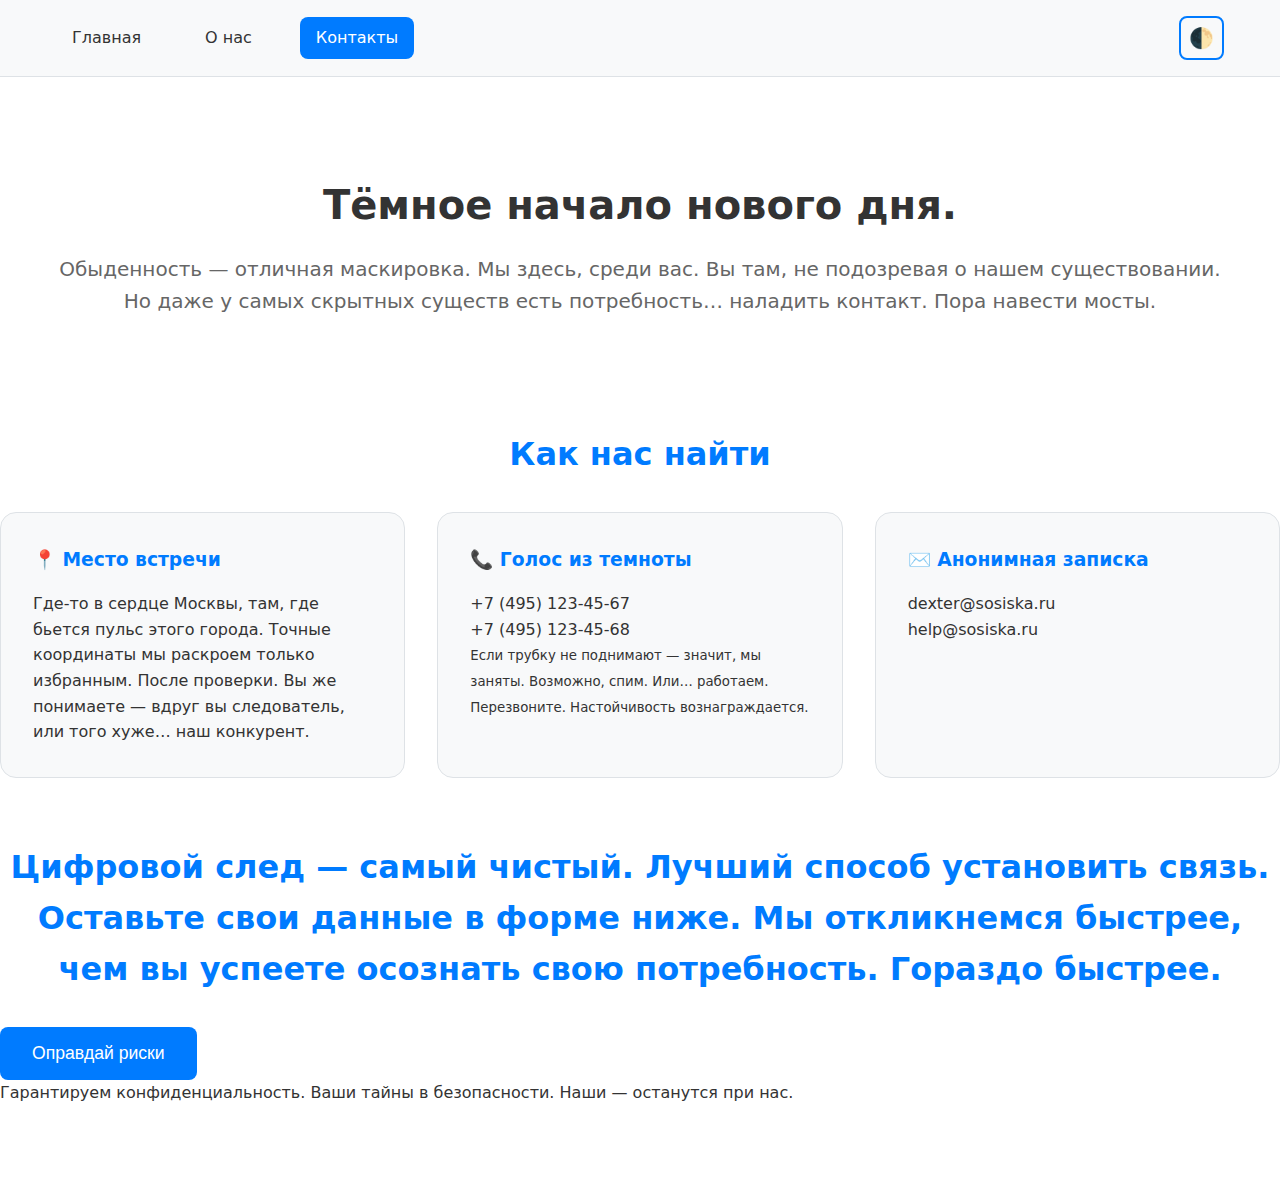
<file: contacts.html>
<!DOCTYPE html>
<html lang="ru">
<head>
    <meta charset="UTF-8">
    <meta name="viewport" content="width=device-width, initial-scale=1.0">
    <title>Контакты - Крутая веб-студия</title>
    <link rel="stylesheet" href="styles.css">
</head>
<body>
    <header class="header">
        <div class="container">
            <nav class="nav">
                <a class="nav-link" href="index.html">Главная</a>
                <a class="nav-link" href="about.html">О нас</a>
                <a class="nav-link active" href="contacts.html">Контакты</a>
            </nav>
        </div>
    </header>

    <main class="main">
        <section class="hero">
            <h1>Тёмное начало нового дня.</h1>
            <p>Обыденность — отличная маскировка. Мы здесь, среди вас. Вы там, не подозревая о нашем существовании.</p>
            <p> Но даже у самых скрытных существ есть потребность… наладить контакт. Пора навести мосты.</p>
        </section>

        <section class="section">
            <h2>Как нас найти</h2>
            <div class="grid">
                <div class="card">
                    <h3>📍 Место встречи</h3>
                    <p>Где-то в сердце Москвы, там, где бьется пульс этого города. Точные координаты мы раскроем только избранным. После проверки. Вы же понимаете — вдруг вы следователь, или того хуже… наш конкурент.</p>
                </div>
                
                <div class="card">
                    <h3>📞 Голос из темноты</h3>
                    <p>+7 (495) 123-45-67</p>
                    <p>+7 (495) 123-45-68</p>
                    <p><small>Если трубку не поднимают — значит, мы заняты. Возможно, спим. Или… работаем. Перезвоните. Настойчивость вознаграждается.</small></p>
                </div>
                
                <div class="card">
                    <h3>✉️ Анонимная записка</h3>
                    <p>dexter@sosiska.ru</p>
                    <p>help@sosiska.ru</p>
                </div>
            </div>
        </section>

        <section class="section">
            <h2>Цифровой след — самый чистый. Лучший способ установить связь. Оставьте свои данные в форме ниже. Мы откликнемся быстрее, чем вы успеете осознать свою потребность. Гораздо быстрее.</h2>
            <button class="button" onclick="document.getElementById('contactDialog').showModal()">Оправдай риски</button>
            <p>Гарантируем конфиденциальность. Ваши тайны в безопасности. Наши — останутся при нас.</p>
        </section>
    </main>

    <dialog class="modal" id="contactDialog">
        <div class="modal-content">
            <h2>Протокол доверия.</h2>
            <form method="dialog" onsubmit="handleFormSubmit(event)">
                <div class="form-group">
                    <label for="name">Как нам вас идентифицировать?</label>
                    <input type="text" id="name" name="name" required minlength="2" placeholder="У всех нас есть прошлое.">
                </div>

                <div class="form-group">
                    <label for="email">Канал для ответного сигнала?</label>
                    <input type="email" id="email" name="email" required placeholder="Цифровая тропа лучше телефонного провода.">
                </div>

                <div class="form-group">
                    <label for="phone">Экстренный контакт</label>
                    <input type="tel" id="phone" name="phone" required 
                           pattern="^\+7 \(\d{3}\) \d{3}-\d{2}-\d{2}$"
                           oninput="formatPhone(this)"
                           placeholder="+7 (900) 000-00-00">
                    <small>Формат: +7 (900) 000-00-00</small>
                </div>

                <div class="form-group">
                    <label for="topic">Какова природа вашего... запроса?</label>
                    <select id="topic" name="topic" required>
                        <option value="">Выберите вариант</option>
                        <option>Хочу сайт</option>
                        <option>Есть вопрос</option>
                        <option>Просто нужна помощь</option>
                        <option>Не могу молчать</option>
                    </select>
                </div>

                <div class="form-group">
                    <label for="message">Суть сообщения</label>
                    <textarea id="message" name="message" rows="4" required placeholder="Опишите всё, что вас беспокоит. Все детали. Мы любим детали..."></textarea>
                </div>

                <div class="form-actions">
                    <button type="button" class="button secondary" onclick="document.getElementById('contactDialog').close()">Я передумал(а) скрывать</button>
                    <button type="submit" class="button">Подтвердить и отправить в бездну</button>
                </div>
            </form>
        </div>
    </dialog>

    <script>
        function formatPhone(input) {
            let digits = input.value.replace(/\D/g,'').slice(0,11);
            let d = digits.replace(/^8/, '7');
            let parts = [];
            
            if (d.length > 0) parts.push('+7');
            if (d.length > 1) parts.push(' (' + d.slice(1,4));
            if (d.length >= 4) parts[parts.length - 1] += ')';
            if (d.length >= 5) parts.push(' ' + d.slice(4,7));
            if (d.length >= 8) parts.push('-' + d.slice(7,9));
            if (d.length >= 10) parts.push('-' + d.slice(9,11));
            
            input.value = parts.join('');
        }

        function handleFormSubmit(event) {
            event.preventDefault();
            const form = event.target;
            
            if (!form.checkValidity()) {
                form.reportValidity();
                return;
            }
            
            alert('Мы сами тебя найдём');
            form.reset();
            document.getElementById('contactDialog').close();
        }

        const themeToggle = document.createElement('button');
        themeToggle.className = 'theme-toggle';
        themeToggle.textContent = '🌓';
        themeToggle.title = 'Сменить тему';
        themeToggle.onclick = function() {
            document.body.classList.toggle('dark');
            localStorage.setItem('theme', document.body.classList.contains('dark') ? 'dark' : 'light');
        };

        if (localStorage.getItem('theme') === 'dark' || 
            (!localStorage.getItem('theme') && window.matchMedia('(prefers-color-scheme: dark)').matches)) {
            document.body.classList.add('dark');
        }

        document.querySelector('.nav').appendChild(themeToggle);
    </script>
</body>
</html>
</file>
<file: styles.css>
* {
    box-sizing: border-box;
    margin: 0;
    padding: 0;
}

body {
    background: #fff;
    color: #333;
    font-family: system-ui, sans-serif;
    line-height: 1.6;
    transition: all 0.3s ease;
}

body.dark {
    background: #1a1a1a;
    color: #fff;
}

.container {
    max-width: 1200px;
    margin: 0 auto;
    padding: 0 1rem;
}

.header {
    background: #f8f9fa;
    border-bottom: 1px solid #dee2e6;
    padding: 1rem 0;
    transition: all 0.3s ease;
}

body.dark .header {
    background: #2d2d2d;
    border-color: #444;
}

.nav {
    display: flex;
    gap: 2rem;
    align-items: center;
}

.nav-link {
    color: inherit;
    text-decoration: none;
    padding: 0.5rem 1rem;
    border-radius: 0.5rem;
    transition: all 0.2s;
}

.nav-link:hover {
    background: #007bff;
    color: white;
}

.nav-link.active {
    background: #007bff;
    color: white;
}

.main {
    padding: 2rem 0;
}

.hero {
    text-align: center;
    padding: 4rem 1rem;
    margin-bottom: 3rem;
}

.hero h1 {
    font-size: 2.5rem;
    margin-bottom: 1rem;
}

.hero p {
    font-size: 1.25rem;
    color: #666;
}

body.dark .hero p {
    color: #aaa;
}

.section {
    margin-bottom: 4rem;
}

.section h2 {
    font-size: 2rem;
    margin-bottom: 2rem;
    color: #007bff;
    text-align: center;
}

.grid {
    display: grid;
    grid-template-columns: repeat(auto-fit, minmax(300px, 1fr));
    gap: 2rem;
    margin: 2rem 0;
}

.card {
    background: #f8f9fa;
    padding: 2rem;
    border-radius: 1rem;
    border: 1px solid #dee2e6;
    transition: transform 0.2s;
}

body.dark .card {
    background: #2d2d2d;
    border-color: #444;
}

.card:hover {
    transform: translateY(-5px);
}

.card img {
    border-radius: 0.5rem;
    margin-bottom: 1rem;
    width: 100%;
    height: 300px;
    object-fit: cover;
}

.card h3 {
    margin-bottom: 1rem;
    color: #007bff;
}

.card ul {
    margin: 1rem 0;
    padding-left: 1.5rem;
}

.card li {
    margin-bottom: 0.5rem;
}

.button {
    background: #007bff;
    color: white;
    border: none;
    padding: 1rem 2rem;
    border-radius: 0.5rem;
    cursor: pointer;
    font-size: 1.1rem;
    transition: all 0.2s;
}

.button:hover {
    background: #0056b3;
    transform: scale(1.05);
}

.button.secondary {
    background: transparent;
    border: 2px solid #007bff;
    color: #007bff;
}

.button.secondary:hover {
    background: #007bff;
    color: white;
}

body.dark .button.secondary {
    color: #6aa2ff;
    border-color: #6aa2ff;
}

body.dark .button.secondary:hover {
    background: #6aa2ff;
    color: #1a1a1a;
}

.modal {
    border: none;
    border-radius: 1rem;
    padding: 2rem;
    max-width: 500px;
    width: 90%;
    background: white;
    color: #333;
}

body.dark .modal {
    background: #2d2d2d;
    color: #fff;
}

.modal::backdrop {
    background: rgba(0, 0, 0, 0.5);
}

.modal-content h2 {
    margin-bottom: 1.5rem;
    color: #007bff;
    text-align: center;
}

body.dark .modal-content h2 {
    color: #6aa2ff;
}

.form-group {
    margin-bottom: 1.5rem;
}

.form-group label {
    display: block;
    margin-bottom: 0.5rem;
    font-weight: bold;
    color: inherit;
}

.form-group input,
.form-group select,
.form-group textarea {
    width: 100%;
    padding: 0.75rem;
    border: 2px solid #dee2e6;
    border-radius: 0.5rem;
    background: white;
    color: #333;
    font-size: 1rem;
    transition: all 0.3s ease;
}

body.dark .form-group input,
body.dark .form-group select,
body.dark .form-group textarea {
    background: #1a1a1a;
    border-color: #444;
    color: #fff;
}

.form-group input:focus,
.form-group select:focus,
.form-group textarea:focus {
    outline: none;
    border-color: #007bff;
    box-shadow: 0 0 0 3px rgba(0, 123, 255, 0.1);
}

body.dark .form-group input:focus,
body.dark .form-group select:focus,
body.dark .form-group textarea:focus {
    border-color: #6aa2ff;
    box-shadow: 0 0 0 3px rgba(106, 162, 255, 0.2);
}

.form-group input::placeholder,
.form-group textarea::placeholder {
    color: #999;
}

body.dark .form-group input::placeholder,
body.dark .form-group textarea::placeholder {
    color: #666;
}

.form-group small {
    color: #666;
    font-size: 0.875rem;
}

body.dark .form-group small {
    color: #aaa;
}

.form-actions {
    display: flex;
    gap: 1rem;
    margin-top: 2rem;
}

.about-content {
    display: grid;
    grid-template-columns: 1fr 1fr;
    gap: 3rem;
    align-items: center;
}

.about-content img {
    border-radius: 1rem;
    width: 100%;
}

.about-content p {
    margin-bottom: 1rem;
    font-size: 1.1rem;
}

.achievements {
    display: grid;
    grid-template-columns: repeat(auto-fit, minmax(200px, 1fr));
    gap: 2rem;
    text-align: center;
}

.achievement .number {
    display: block;
    font-size: 3rem;
    font-weight: bold;
    color: #007bff;
}

body.dark .achievement .number {
    color: #6aa2ff;
}

.achievement .text {
    display: block;
    color: #666;
    font-size: 1.1rem;
}

body.dark .achievement .text {
    color: #aaa;
}

.video-container {
    text-align: center;
    margin: 2rem 0;
}

.video-container video {
    border-radius: 1rem;
    max-width: 100%;
    box-shadow: 0 10px 30px rgba(0, 0, 0, 0.2);
}

body.dark .video-container video {
    box-shadow: 0 10px 30px rgba(0, 0, 0, 0.5);
}

.theme-toggle {
    background: none;
    border: 2px solid #007bff;
    border-radius: 0.5rem;
    padding: 0.5rem;
    cursor: pointer;
    font-size: 1.25rem;
    margin-left: auto;
    color: inherit;
    transition: all 0.2s;
}

body.dark .theme-toggle {
    border-color: #6aa2ff;
}

.theme-toggle:hover {
    background: #007bff;
    color: white;
}

body.dark .theme-toggle:hover {
    background: #6aa2ff;
    color: #1a1a1a;
}

@media (max-width: 768px) {
    .nav {
        flex-direction: column;
        gap: 1rem;
    }
    
    .about-content {
        grid-template-columns: 1fr;
    }
    
    .grid {
        grid-template-columns: 1fr;
    }
    
    .form-actions {
        flex-direction: column;
    }
    
    .hero h1 {
        font-size: 2rem;
    }
    
    .hero p {
        font-size: 1rem;
    }
    
    .theme-toggle {
        margin-left: 0;
    }
}
</file>
